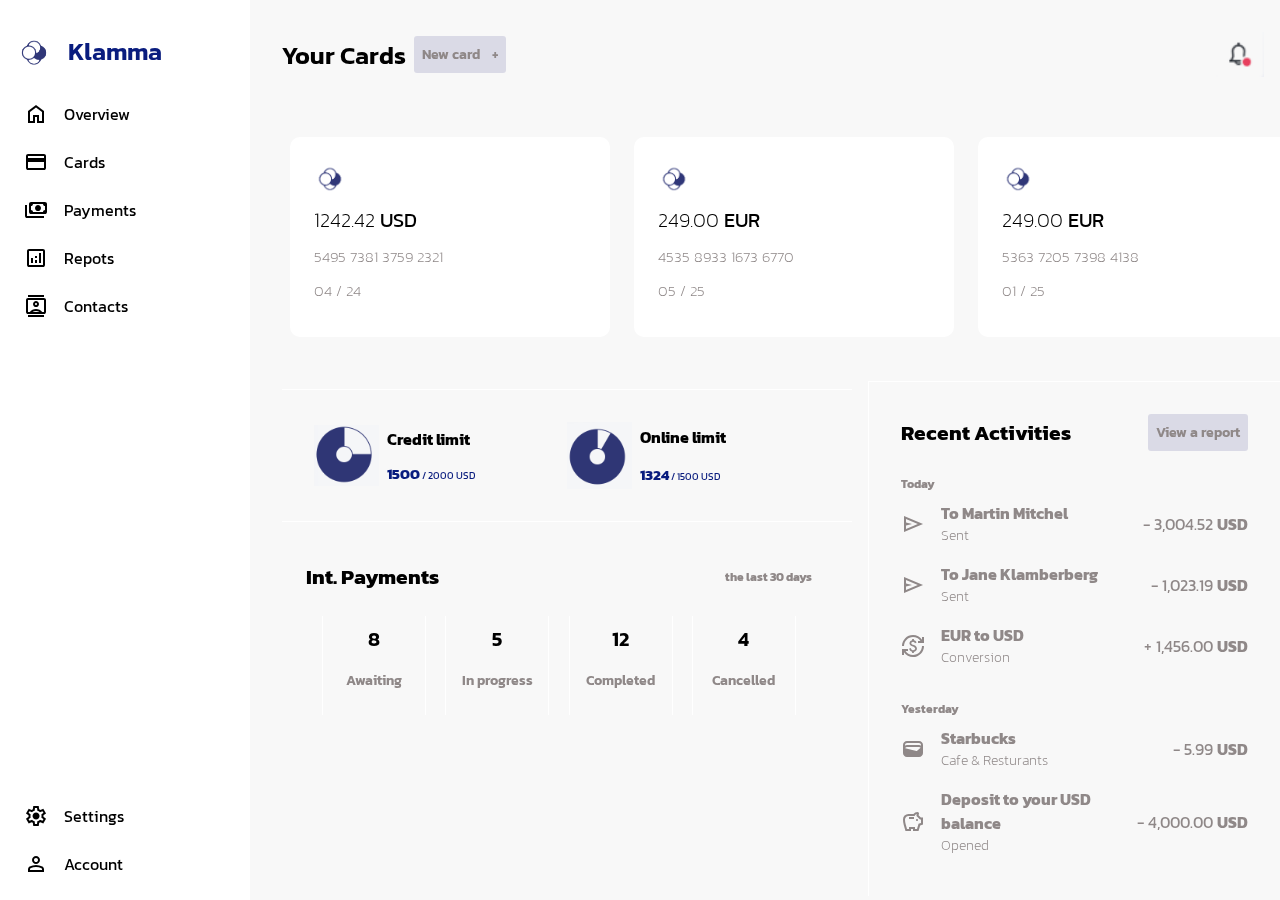
<file: index.html>
<!DOCTYPE html>
<html lang="pt">
  <head>
    <meta charset="UTF-8" />
    <meta name="viewport" content="width=device-width, initial-scale=1.0" />
    <link href="styles.css" rel="stylesheet" />
    <link rel="shortcut icon" href="img/klamma-icon.png" />
    <link
      href="https://fonts.googleapis.com/css2?family=Material+Symbols+Outlined:wght@100"
      rel="stylesheet"
    />
    <link rel="preconnect" href="https://fonts.googleapis.com" />
    <link rel="preconnect" href="https://fonts.gstatic.com" crossorigin />
    <link
      href="https://fonts.googleapis.com/css2?family=Kanit:wght@300&display=swap"
      rel="stylesheet"
    />
    <title>Klamma | Online Banking Dashboard</title>
  </head>

  <body>
    <aside id="sidebar">
      <container id="sidebar-logo">
        <img src="img/klamma-icon.png" id="klamma" />
        <h1>Klamma</h1>
      </container>
      <container class="list">
        <button>
          <span class="material-symbols-outlined">home</span>
          <label>Overview</label>
        </button>
        <button>
          <span class="material-symbols-outlined">credit_card</span>
          <label>Cards</label>
        </button>
        <button>
          <span class="material-symbols-outlined">payments</span>
          <label>Payments</label>
        </button>
        <button>
          <span class="material-symbols-outlined">analytics</span>
          <label> Repots</label>
        </button>
        <button>
          <span class="material-symbols-outlined">contacts</span>
          <label>Contacts </label>
        </button>
      </container>
      <container class="list">
        <button>
          <span class="material-symbols-outlined">settings</span>
          <label> Settings</label>
        </button>
        <button>
          <span class="material-symbols-outlined">person</span>
          <label> Account</label>
        </button>
      </container>
    </aside>

    <main>
      <header id="header">
        <h1>Your Cards</h1>
        <button class="button">New card&nbsp;&nbsp;&nbsp;&nbsp;+</button>
        <img src="img/bell-notification.png" />
      </header>

      <section id="cards">
        <container id="cards-carousel">
          <container class="card">
            <img src="img/klamma-icon.png" />
            <span class="current-amount">1242.42 <strong>USD</strong></span>
            <span class="card-number">5495 7381 3759 2321</span>
            <span class="card-date">04&nbsp;/&nbsp;24</span>
          </container>
          <container class="card">
            <img src="img/klamma-icon.png" />
            <span class="current-amount">249.00 <strong>EUR</strong></span>
            <span class="card-number">4535 8933 1673 6770</span>
            <span class="card-date">05&nbsp;/&nbsp;25</span>
          </container>
          <container class="card">
            <img src="img/klamma-icon.png" />
            <span class="current-amount">249.00 <strong>EUR</strong></span>
            <span class="card-number">5363 7205 7398 4138</span>
            <span class="card-date">01&nbsp;/&nbsp;25</span>
          </container>
        </container>
      </section>

      <section id="limits">
        <container class="limit">
          <img src="img/credit-limit-chart.png" />
          <h4>Credit limit</h4>
          <p><strong> 1500</strong> / 2000 USD</p>
        </container>
        <container class="limit">
          <img src="img/online-limit-chart.png" />
          <h4>Online limit</h4>
          <p><strong> 1324</strong> / 1500 USD</p>
        </container>
      </section>

      <section id="int-payments">
        <container class="title-section">
          <h2>Int. Payments</h2>
          <h6 class="day">the last 30 days</h6>
        </container>
        <container class="summary">
          <container class="payment-status">
            <span class="counter">8</span>
            <span class="status">Awaiting</span>
          </container>
          <container class="payment-status">
            <span class="counter">5</span>
            <span class="status">In progress</span>
          </container>
          <container class="payment-status">
            <span class="counter">12</span>
            <span class="status">Completed</span>
          </container>
          <container class="payment-status">
            <span class="counter">4</span>
            <span class="status">Cancelled</span>
          </container>
        </container>
      </section>

      <section id="recent-activities">
        <container class="title-section">
          <h2>Recent Activities</h2>
          <button class="button">View a report</button>
        </container>
        <container>
          <h6 class="day">Today</h6>
          <container>
            <container class="activity">
              <span class="material-symbols-outlined">send </span>
              <container class="name-description">
                <h4>To Martin Mitchel</h4>
                <p class="description">Sent</p>
              </container>
              <p class="activity-value">- 3,004.52 <strong>USD</strong></p>
            </container>

            <container class="activity">
              <span class="material-symbols-outlined"> send </span>
              <container class="name-description">
                <h4>To Jane Klamberberg</h4>
                <p class="description">Sent</p>
              </container>
              <p class="activity-value">- 1,023.19 <strong>USD</strong></p>
            </container>

            <container class="activity">
              <span class="material-symbols-outlined"> currency_exchange </span>
              <container class="name-description">
                <h4>EUR to USD</h4>
                <p class="description">Conversion</p>
              </container>
              <p class="activity-value">+ 1,456.00 <strong>USD</strong></p>
            </container>
          </container>
        </container>
        <container>
          <h6 class="day">Yesterday</h6>
          <container>
            <container class="activity">
              <span class="material-symbols-outlined"> wallet </span>
              <container class="name-description">
                <h4>Starbucks</h4>
                <p class="description">Cafe & Resturants</p>
              </container>
              <p class="activity-value">- 5.99 <strong>USD</strong></p>
            </container>

            <container class="activity">
              <span class="material-symbols-outlined"> savings </span>
              <container class="name-description">
                <h4>Deposit to your USD balance</h4>
                <p class="description">Opened</p>
              </container>
              <p class="activity-value">- 4,000.00 <strong>USD</strong></p>
            </container>
          </container>
        </container>
      </section>
    </main>
  </body>
</html>
</file>
<file: styles.css>
* {
  margin: 0;
  padding: 0;
  box-sizing: border-box;
  font-family: "Kanit";
}

:root {
  --primary-bg-color: #f8f8f8;
  --secondary-bg-color: #ffffff;
  --button-bg-color: #dadae6;
  --primary-text-color: #091c7e;
  --secondary-text-color: #8f8888;
  --mix-blend-mode: multiply;
}

body {
  display: grid;
  grid-template-columns: 250px 1fr;
  height: 100vh;
  width: 100vw;
}

.title-section {
  display: flex;
  justify-content: space-between;
  align-items: center;
  font-size: 14px;
}

.button {
  display: grid;
  align-items: center;
  justify-content: center;
  padding: 8px;
  border: none;
  border-radius: 3px;
  background-color: var(--button-bg-color);
  cursor: pointer;
  font-size: 14px;
  font-weight: 600;
  color: var(--secondary-text-color);
}

.day {
  font-size: 12px;
  color: var(--secondary-text-color);
}

#sidebar {
  display: grid;
  grid-template-rows: auto 1fr;
  background-color: var(--secondary-bg-color);
  box-shadow: 10px rgba(0, 0, 0, 0.1);
  border-radius: 10px;
  padding-top: 24px;
}

#sidebar h1 {
  font-size: 25px;
  font-weight: 600;
  color: var(--primary-text-color);
  padding: 0px 16px 0px 16px;
}

#sidebar-logo {
  display: grid;
  grid-template-columns: auto 1fr;
  align-items: center;
  justify-content: center;
  padding: 8px 16px 16px 16px;
}

#sidebar #klamma {
  width: 36px;
}

#sidebar .list {
  display: grid;
  align-content: start;
  gap: 8px;
  padding: 8px 16px 16px 16px;
}

#sidebar .list button {
  display: grid;
  grid-template-columns: auto 1fr;
  align-items: center;
  text-align: left;
  gap: 16px;
  padding: 8px;
  border: none;
  background-color: transparent;
  cursor: pointer;
  font-size: 16px;
}

#sidebar .list button:hover {
  background-color: var(--button-bg-color);
  border-radius: 10px;
  color: var(--primary-text-color);
}

main {
  display: grid;
  grid-template-areas: "header header" "cards cards" "limits recent-activities" "payments recent-activities";
  grid-template-columns: 1.5fr 1fr;
  grid-template-rows: auto auto 148px auto;
  align-items: start;
  overflow-y: auto;
  background-color: var(--primary-bg-color);
}

#header {
  display: grid;
  grid-template-columns: auto auto 1fr;
  align-items: center;
  grid-area: header;
  gap: 8px;
  padding: 32px 16px 16px 32px;
}

#header h1 {
  font-size: 25px;
  font-weight: 600;
}

#header img {
  justify-self: end;
  mix-blend-mode: var(--mix-blend-mode);
  width: 48px;
}

#cards {
  display: grid;
  grid-area: cards;
}

#cards #cards-carousel {
  display: grid;
  grid-auto-flow: column;
  justify-content: start;
  align-items: center;
  overflow-x: auto;
  gap: 24px;
  padding: 40px;
}

#cards .card {
  display: grid;
  padding: 24px;
  width: 320px;
  height: 200px;
  border: none;
  border-radius: 10px;
  background-color: var(--secondary-bg-color);
}

#cards .card img {
  justify-self: start;
  mix-blend-mode: var(--mix-blend-mode);
  width: 32px;
}

#cards .card .current-amount {
  font-size: 20px;
  font-weight: 200;
}

#cards .card .card-number,
.card-date {
  color: var(--secondary-text-color);
  font-size: 15px;
  font-weight: 200;
}

#cards .card:active {
  transform: scale(1.1);
  background-image: linear-gradient(to bottom left,
      #bd6e7e,
      var(--secondary-bg-color),
      #142fbc,
      #0b0d30);
}

#cards .card:active .current-amount {
  color: var(--secondary-bg-color);
}

#limits {
  display: grid;
  grid-template-columns: 1fr 1fr;
  grid-area: limits;
  padding: 32px;
  margin: 8px 16px 8px 32px;
  border-bottom: var(--secondary-bg-color) 0.6px solid;
  border-top: var(--secondary-bg-color) 0.6px solid;
}

#limits .limit {
  display: grid;
  grid-template-areas: "img title" "img text";
  grid-template-columns: auto 1fr;
  align-items: center;
  align-content: center;
  gap: 8px;
}

#limits .limit img {
  grid-area: img;
  mix-blend-mode: var(--mix-blend-mode);
}

#limits .limit h4 {
  grid-area: title;
}

#limits .limit p {
  grid-area: text;
  color: var(--primary-text-color);
  font-size: 10px;
}

#limits .limit strong {
  font-size: 15px;
}

#int-payments {
  display: grid;
  grid-area: payments;
  padding: 32px;
  margin: 0px 24px;
  gap: 8px;
}

#int-payments .summary {
  display: grid;
  grid-auto-flow: column;
  align-items: center;
  justify-content: space-between;
  padding: 16px;
}

#int-payments .payment-status {
  display: grid;
  align-items: center;
  justify-content: center;
  width: 104px;
  padding: 8px;
  border-right: var(--secondary-bg-color) 0.6px solid;
  border-left: var(--secondary-bg-color) 0.6px solid;
  cursor: pointer;
}

#int-payments .payment-status .status {
  display: grid;
  align-items: center;
  justify-content: center;
  width: 104px;
  padding: 16px;
  font-size: 14px;
  font-weight: 600;
  color: var(--secondary-text-color);
}

#int-payments .payment-status .counter {
  justify-self: center;
  font-size: 20px;
  font-weight: 600;
}

#recent-activities {
  display: grid;
  grid-area: recent-activities;
  gap: 24px;
  padding: 32px;
  border-top: var(--secondary-bg-color) 0.6px solid;
  border-left: var(--secondary-bg-color) 0.6px solid;
}

#recent-activities .activity {
  display: grid;
  grid-template-columns: auto 1fr auto;
  align-items: center;
  gap: 8px;
  color: var(--secondary-text-color);
}

#recent-activities .activity .name-description {
  grid-template-rows: auto auto;
  padding: 8px;
  gap: 8px;
}

#recent-activities .activity .description {
  font-size: 14px;
  font-weight: 200;
}

#recent-activities .activity .activity-value {
  justify-self: end;
  font-size: 16px;
  font-weight: 400;
}

@media (max-width: 480px) {
  body {
    grid-template-columns: 55px 1fr;
  }

  .title-section {
    font-size: 12px;
  }

  .button {
    font-size: 12px;
  }

  #sidebar {
    grid-template-rows: auto;
    align-items: center;
    justify-content: center;
  }

  #sidebar #sidebar-logo h1 {
    display: none;
  }

  #sidebar .list {
    align-items: center;
    justify-content: center;
    gap: 16px;
  }

  #sidebar .list button {
    grid-template-columns: auto;
    justify-content: center;
    padding: 8px;
  }

  #sidebar .list button label {
    display: none;
  }

  main {
    grid-template-areas: "header header" "cards cards" "limits limits" "payments payments" "recent-activities recent-activities";
    grid-template-columns: 1fr 1fr;
    grid-template-rows: auto auto auto auto;
    overflow-y: auto;
  }

  #header {
    padding: 16px 24px 16px 24px;
  }

  #header h1 {
    font-size: 20px;
  }

  #header img {
    justify-self: start;
    margin: 0px 0px 0px 48px;
    width: 36px;
  }

  #cards #cards-carousel {
    gap: 32px;
    padding: 8px 24px 8px 24px;
  }

  #cards .card {
    width: 260px;
    height: 180px;
  }

  #cards .card img {
    width: 24px;
  }

  #cards .card .current-amount {
    font-size: 16px;
  }

  #cards .card .card-number,
  .card-date {
    font-size: 12px;
  }

  #cards .card:active {
    transform: scale(1);
  }

  #limits {
    padding: 32px;
    margin: 24px 16px 24px 16px;
    gap: 16px;
    border: none;
  }

  #limits .limit {
    grid-template-areas: "img img" "title titlet" "text text";
    align-items: center;
    align-content: center;
    gap: 8px;
  }

  #limits .limit h4 {
    font-size: 16px;
  }

  #limits .limit img {
    width: 40px;
  }

  #limits .limit strong {
    font-size: 14px;
  }

  #limits .limit p {
    font-size: 12px;
  }

  #limits .limit strong {
    font-size: 15px;
  }

  #int-payments {
    padding: 8px;
    margin: 0px 8px;
  }

  #int-payments .day {
    padding-right: 32px;
  }

  #int-payments .summary {
    gap: 8px;
  }

  #int-payments .payment-status {
    padding: 8px 24px 8px 24px;
    width: 60px;
    border: none;
  }

  #int-payments .payment-status .status {
    font-size: 12px;
  }

  #int-payments .payment-status .counter {
    font-size: 15px;
  }

  #recent-activities {
    gap: 16px;
    padding: 24px;
    border: none;
  }

  #recent-activities .activity {
    padding: 8px;
  }

  #recent-activities .activity .name-description {
    padding: 8px;
    gap: 8px;
    font-size: 14px;
  }

  #recent-activities .activity .description {
    font-size: 12px;
    font-weight: 400;
  }

  #recent-activities .activity .activity-value {
    font-size: 14px;
    font-weight: 400;
  }
}
</file>
